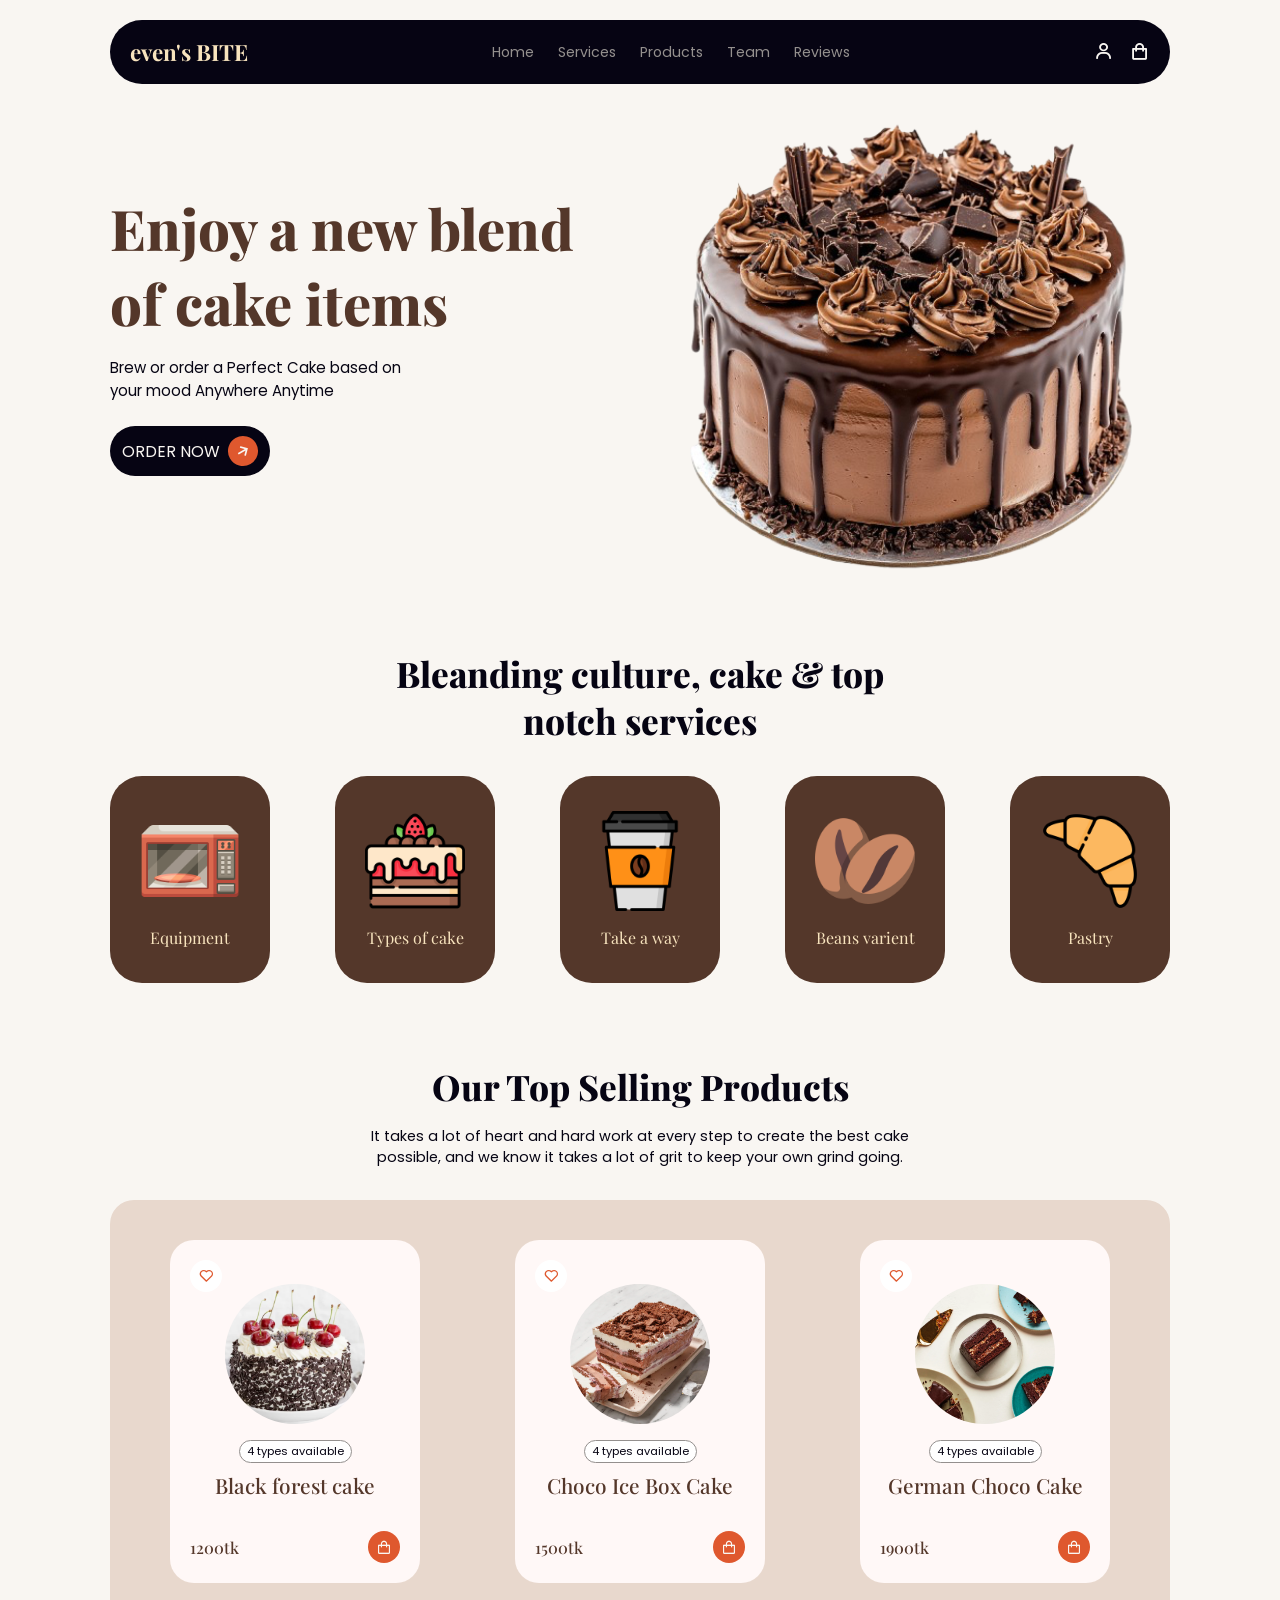
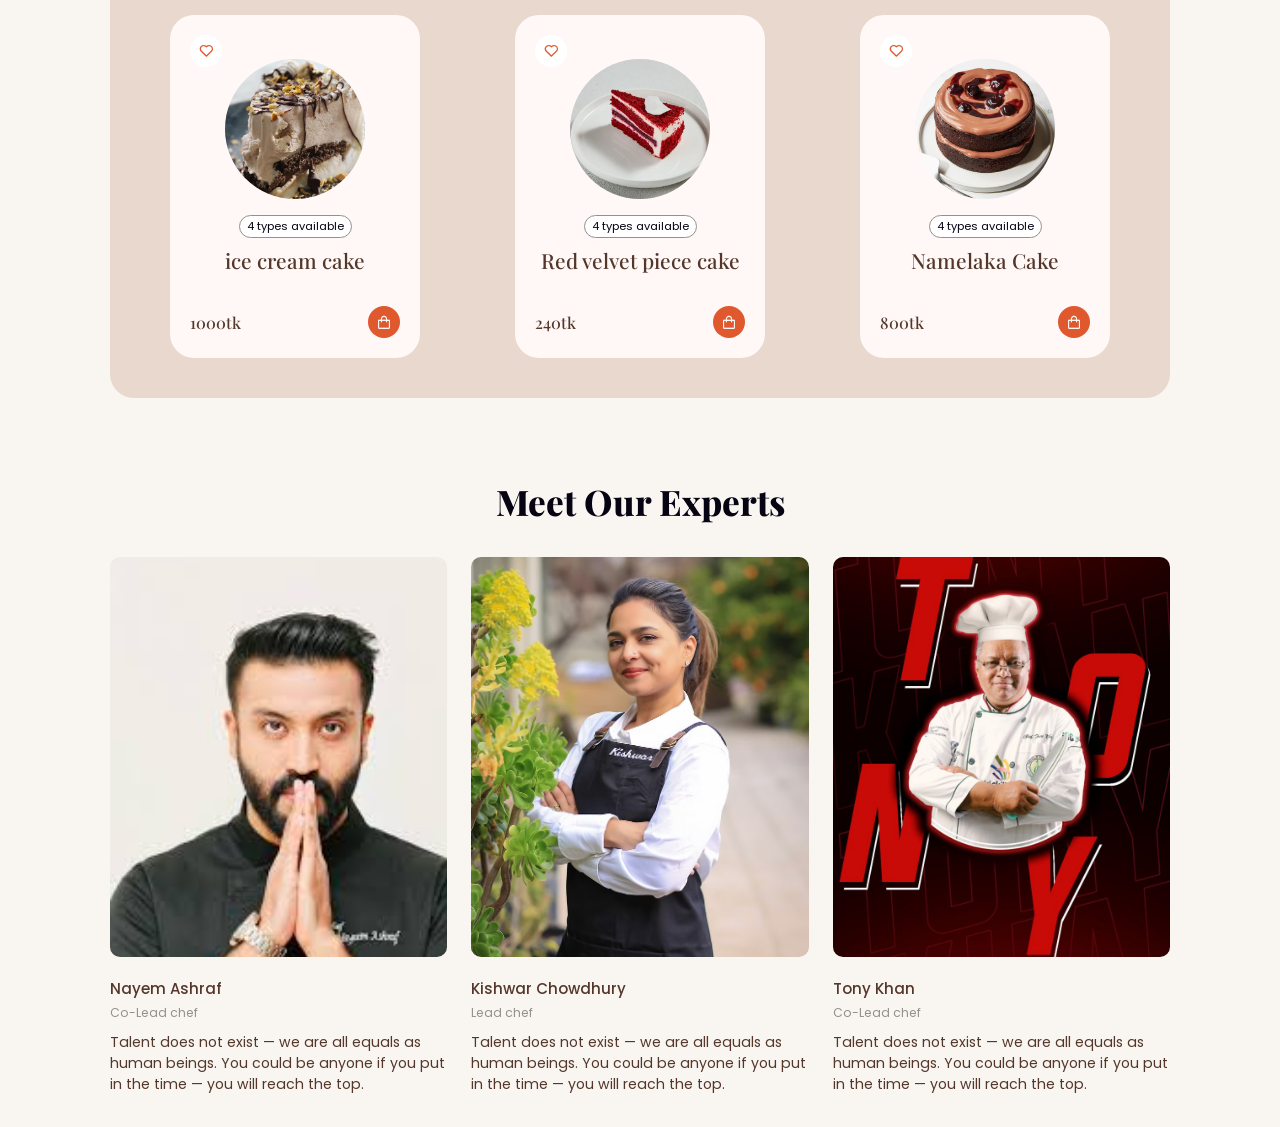
<file: even'sbite.html>
<!DOCTYPE html>
<html lang="en">
<head>
  <meta charset="UTF-8">
  <meta name="viewport" content="width=device-width, initial-scale=1.0">
  <title>even's BITE</title>
  <!-- link to css -->
   <link rel="stylesheet" href="style.css">
   <!-- box icons -->
    <link href='https://unpkg.com/boxicons@2.1.4/css/boxicons.min.css' rel='stylesheet'>
</head>
<body>
  <header>
    <!-- Nav -->
     <div class="nav container">
    <!-- logo -->
      <a href="#" class="logo">even's BITE</a>  
     
     <!-- navbar -->
      <div class="navbar">
        <a href="#home" class="nav-link">Home</a>
        <a href="#home" class="nav-link">Services</a>
        <a href="#home" class="nav-link">Products</a>
        <a href="#home" class="nav-link">Team</a>
        <a href="#home" class="nav-link">Reviews</a>
      </div>
      <!-- navbar-icon -->
       <div class="nav-icons">
        <a href="#"><i class="bx bx-user"></i></a>
        <a href="#"><i class="bx bx-shopping-bag"></i></a>
       </div>
      </div>
  </header>
  <!-- Home -->
  <section class="home container" id="home">
    <div class="home-text">
      <h1>Enjoy a new blend <br/>
        of cake items</h1>
        <p>
          Brew or order a Perfect Cake based on your mood Anywhere Anytime
        </p>
        <a href="#" class="btn">
          <span>Order Now</span>
          <i class='bx bx-up-arrow-alt'></i>
        </a>
    </div>

    <!-- home-img -->
     <img src="home/cake.png" alt="" class="home-img">
  </section>
  <!-- Services -->
   <section class="services container" id="services">
    <!-- heding -->
     <div class="heading">
      <h2>Bleanding culture, cake & top <br/> notch services</h2>
     </div>
     
      <div class="services-conter">
        <div class="ser-box">
          <img src="logos/microwave.png" alt="">
          <p>Equipment</p>
        </div>
        <div class="ser-box">
          <img src="logos/cake.png" alt="">
          <p>Types of cake</p>
        </div>
        <div class="ser-box">
          <img src="logos/coffee-cup (1).png" alt="">
          <p>Take a way</p>
        </div>
        <div class="ser-box">
          <img src="logos/coffee-beans (1).png" alt="">
          <p>Beans varient</p>
        </div>
        <div class="ser-box">
          <img src="logos/croissant.png" alt="">
          <p>Pastry</p>
        </div>
        
      </div>
   </section>

   <!-- Products -->
    <section class="products container" id="products">
      <!-- heading -->
       <div class="heading">
        <h2>Our Top Selling Products</h2>
        <p>
          It takes a lot of heart and hard work at every step to create the best cake possible, and we know it takes a lot of grit to keep your own grind going.
        </p>
       </div>

       <!-- product-contect -->
        <div class="product-content">
          <!-- box-1 -->
          <div class="product-box">
            <i class="bx bx-heart heart-icon" ></i>
            <img src="home/black-forest-cake.webp" alt="">
            <p>4 types available</p>
            <h2>Black forest cake</h2>
            <div class="product-info">
              <span>1200tk</span>
              <i class="bx bx-shopping-bag"></i>
            </div>
          </div>

          <!-- box-2 -->
          <div class="product-box">
            <i class="bx bx-heart heart-icon" ></i>
            <img src="home/ChocolateIceBoxCake.webp" alt="">
            <p>4 types available</p>
            <h2>Choco Ice Box Cake</h2>
            <div class="product-info">
              <span>1500tk</span>
              <i class="bx bx-shopping-bag"></i>
            </div>
          </div>

          <!-- box-3 -->
          <div class="product-box">
            <i class="bx bx-heart heart-icon" ></i>
            <img src="home/GermanChocolateCake.webp" alt="">
            <p>4 types available</p>
            <h2>German Choco Cake</h2>
            <div class="product-info">
              <span>1900tk</span>
              <i class="bx bx-shopping-bag"></i>
            </div>
          </div>
 
          <!-- box-4 -->
          <div class="product-box">
            <i class="bx bx-heart heart-icon" ></i>
            <img src="home/ice-cream-cake.webp" alt="">
            <p>4 types available</p>
            <h2>ice cream cake</h2>
            <div class="product-info">
              <span>1000tk</span>
              <i class="bx bx-shopping-bag"></i>
            </div>
          </div>

          <!-- box-5 -->
          <div class="product-box">
            <i class="bx bx-heart heart-icon" ></i>
            <img src="home/red-velvet-cake.webp" alt="">
            <p>4 types available</p>
            <h2>Red velvet piece cake</h2>
            <div class="product-info">
              <span>240tk</span>
              <i class="bx bx-shopping-bag"></i>
            </div>
          </div>
          
          <!-- box-6 -->
          <div class="product-box">
            <i class="bx bx-heart heart-icon" ></i>
            <img src="home/Namelaka.webp" alt="">
            <p>4 types available</p>
            <h2>Namelaka Cake</h2>
            <div class="product-info">
              <span>800tk</span>
              <i class="bx bx-shopping-bag"></i>
            </div>
          </div>
        </div>
    </section>

    <!-- team-section  -->
     <section class="team container" id="team">
      <!-- heading  -->
        <div class="heading">
          <h2>Meet Our Experts</h2>
        </div>

        <!-- team-content  -->
         <div class="team-content">
          <div class="team-box">
            <img src="home/nayem.jpeg" alt="">
            <h2>Nayem Ashraf</h2>
            <span>Co-Lead chef</span>
            <p>Talent does not exist — we are all equals as human beings. You could be anyone if you put in the time — you will reach the top.</p>
          </div>


          <div class="team-box">
            <img src="home/kishwar.avif" alt="">
            <h2>Kishwar Chowdhury</h2>
            <span>Lead chef</span>
            <p>Talent does not exist — we are all equals as human beings. You could be anyone if you put in the time — you will reach the top.</p>
          </div>


          <div class="team-box">
            <img src="home/tony.jpeg" alt="">
            <h2>Tony Khan</h2>
            <span>Co-Lead chef</span>
            <p>Talent does not exist — we are all equals as human beings. You could be anyone if you put in the time — you will reach the top.</p>
          </div>
         </div>
     </section>

  <!-- link to js  -->
  <script src="main.js"></script>
</body>
</html>
</file>
<file: style.css>
/* google fonts */
@import url('https://fonts.googleapis.com/css2?family=Poppins:wght@400;500;600;700;800&family=Playfair+Display:wght@400;500;600;700;800&display=swap');

*{
  margin: 0;
  padding: 0;
  box-sizing: border-box;
  scroll-behavior: smooth;
  scroll-padding-top: 3rem;
  font-family: var(--font-family-2);



}
/* roots */
:root{
  --main-color: #54372a;
  --second-color: #df582e;
  --text-color: #060413;
  --container-color: #f8e4be;
  --bg-color: #f9f6f2;
  --text-alter-color: #94908e;
  --poppins-font: "Poppins", sans-serif;
  --font-family-2: "Playfair Display", serif;
}

body{
  color: var(--text-color);
  background: var(--bg-color);
}

a{
  text-decoration: none;
}
img{
  width: 100%;
}
section{
  padding: 3rem 0 2rem;
}
.container{
  max-width: 1060px;
  margin: auto;
  width: 100%;
}
header{
  position: fixed;
  top:20px;
  left: 0px;
  width: 100%;
  z-index: 100;
}
.nav{
  display: flex;
  justify-content: space-between;
  align-items: center;
  background: var(--text-color);
  padding: 17px 20px;
  border-radius: 2rem;
}
.logo{
  font-size: 1.4rem;
  font-weight: 700;
  color: var(--container-color);
}
.navbar{
  display: flex;
  align-items: center;
  column-gap: 1.5rem;
}
.nav-link{
  font-size: 0.88rem;
  color: var(--text-alter-color);
  font-family: var(--poppins-font);
  transition: 0.4s all cubic-bezier(0.075, 0.82, 0.165, 1);
}
.nav-link:hover{
  color: var(--bg-color);
  transition: 0.4s all cubic-bezier(0.075, 0.82, 0.165, 1);
}
.nav-icons{
  display: flex;
  align-items: center;
  column-gap: 1rem;
}
.nav-icons .bx{
  color: var(--bg-color);
  font-size: 20px;
}
.home{
  min-height: 650px;
  display: grid;
  grid-template-columns: repeat(2, 1fr);
  align-items: center;
  gap: 1.5rem;
}
.home-text h1{
  font-size: 3.5rem;
  font-weight: 800;
  color: var(--main-color);
}

.home-text p{
  max-width: 300px;
  font-size: 0.94rem;
  font-family: var(--poppins-font);
  margin: 1rem 0 1.5rem;
}
.btn{
  max-width: 160px;
  padding: 10px;
  display: flex;
  align-items: center;
  justify-content: center;
  column-gap: 0.5rem;
  border-radius: 2rem;
  background: var(--text-color);

}
.btn span{
  font-family: var(--poppins-font);
  color: var(--bg-color);
  text-transform: uppercase;
}
.btn .bx{
  font-size: 20px;
  background: var(--second-color);
  color: var(--bg-color);
  padding: 5px;
  border-radius: 50%;
  transform: rotate(60deg);
}
.home-img{
  max-width: 560px;
  width: 100%;
}
.heading{
  display: flex;
  flex-direction: column;
  align-items: center;
  text-align: center;
  margin-bottom: 2rem;

}

.heading h2{
  font-size: 2.2rem;
  font-weight: 800;
}

.services{
  padding-top: 0;
}

.services-conter{
  display: grid;
  grid-template-columns: repeat(auto-fit, minmax(auto, 160px));
  justify-content: space-between;
  gap: 1rem;

}

.ser-box{
  background: var(--main-color);
  display: flex;
  flex-direction: column;
  align-items: center;
  row-gap: 1rem;
  padding: 35px 20px;
  border-radius: 2rem;
}
.ser-box img{
  width: 100px;
  height: 100px;
  object-fit: contain;

}

.ser-box p{
  color: var(--container-color);
}

.heading p{
  max-width: 550px;
  width: 100%;
  font-size: 0.9rem;
  font-family: var(--poppins-font);
  margin-top: 1rem;
}
.product-content{
  display: grid;
  grid-template-columns: repeat(3,250px);
  justify-content: space-between;
  gap: 2rem;
  background: #e8d8cd;
  border-radius: 1.5rem;
  padding: 40px 60px;
}
.product-box{
  background-color: #fff8f7;
  padding: 20px;
  border-radius: 1.5rem;
  display: flex;
  flex-direction: column;
  align-items: center;
  position: relative;
}

.product-box .heart-icon{
  position: absolute;
  top:20px;
  left: 20px;
  padding: 8px;
  background: #fff;
  color: var(--second-color);
  border-radius: 50%;
}
.product-box img{
  margin-top: 1.5rem;
  width: 140px;
  height: 140px;
  border-radius: 50%;
  object-fit: cover;
}
.product-box p{
  font-size: 0.7rem;
  font-family: var(--poppins-font);
  padding: 2px 7px;
  border: 1px solid var(--text-alter-color);
  border-radius: 1rem;
  background: #fff;
  margin: 1rem 0 0.5rem;
}

.product-box p:hover{

  background-color: rgb(235, 172, 131);
  transition: 0.4s all cubic-bezier(0.075, 0.82, 0.165, 1);
}

.product-box h2 {
  color: var(--main-color);
  font-size: 1.3rem;
  font-weight: 500;
}

.product-info{
  display: flex;
  align-items: center;
  justify-content: space-between;
  margin-top: 2rem;
  width: 100%;
}

.product-info span{
  color: var(--main-color);
  font-weight: 500;
  
}

.product-info .bx{
  padding: 8px;
  background: var(--second-color);
  color: var(--bg-color);
  border-radius: 50%;
  cursor: pointer;
}

.product-info .bx:hover{
  background: var(--main-color);
  transition: 0.4s all cubic-bezier(0.075, 0.82, 0.165, 1);
}

.team-content{
  display: grid;
  grid-template-columns: repeat(auto-fit, minmax(240px, auto));
  gap: 1.5rem;
}
.team-box img{
  width: 100%;
  height: 400px;
  object-fit: cover;
  border-radius: 10px;
}

.team-box h2{
  font-size: 0.94rem;
  font-weight: 500;
  color: var(--main-color);
  font-family: var(--poppins-font);
  margin-top: 1rem;
}

.team-box span{
  font-size: 0.77rem;
  color: var(--text-alter-color);
  font-family: var(--poppins-font);
}

.team-box p{
  font-size: 0.88rem;
  font-family: var(--poppins-font);
  color: var(--main-color);
  margin-top: 10px;
}

.review{
  max-width: 550px;
  margin: auto;
  width: 100%;
}

.review-box{
  display: flex;
  flex-direction: column;
  align-items: center;
  text-align: center;
  margin-bottom: 3.5rem !important;
}

.review-box img{
  width: 100px;
  height: 100px;
  border-radius: 50%;
  border: 7px solid #fff8f7;
  object-fit: cover;
  object-position: center;
  box-shadow: 0 4px 16px hsla(355,25%,15%,0.1);
}

.review-box h2{
  font-size: 1rem;
  color: var(--main-color);
  font-family: var(--poppins-font);
  font-weight: 500;
  margin: 1rem 0;
}
.review-box span{
  font-size:  1.4rem;
  font-weight: 700;
  color: var(--main-color);
}
.review-box p{
  font-size: 0.9rem;
  font-family: var(--poppins-font);
  columns: var(--text-alter-color);
  margin-top: 1rem;
}

.swiper-pagination-bullet{
  width: 8px !important;
  height: 8px !important;
  border-radius: 0.2rem !important;
  background: var(--main-color) !important;
  opacity: 1 !important;
}

.swiper-pagination-bullet-active{
  width: 1.5rem !important;
  background-color: var(--second-color) !important;
}

.book{
  display: flex;
  flex-direction: column;
  align-items: center;
  color: var(--bg-color);
  padding: 40px 20px;
  position: relative;
}

.book-image{
  position: absolute;
  width: 100%;
  height: 100%;
  object-fit: cover;
  border-radius: 1rem;
  z-index: -1;
}

.book-overlay{
  content: "";
  position: absolute;
  width: 100%;
  height: 100%;
  background: rgba(0, 0, 0, 0.6);
  border-radius: 1rem;
  z-index: -1;
}

.book-data{
  margin-top: 4rem;
}

.book-data h2{
  font-size: 2rem;
  font-weight: 700;
  text-align: center;
}

.book-data form{
  display: flex;
  align-items: center;
  gap: 10px;
  background: var(--bg-color);
  border-radius: 2rem;
  padding: 2px 10px;
  margin: 1rem 0;
}

.input-book{
  display: flex;
  align-items: center;
  column-gap: 5px;
}

.input-book .bx{
  color: var(--text-color);
}

.input-book input{
  width: 100%;
  border: none;
  outline: none;
  padding: 15px 0;
  background: transparent;
}

.book-btn{
  text-align: center;
  font-family: var(--poppins-font);
  font-size: 0.8rem;
  padding: 10px 14px;
  background: var(--main-color);
  color: var(--bg-color);
  border-radius: 2.5rem;
}


.book-btn:hover{
  background: var(--second-color);
  transition: 0.4s all cubic-bezier(0.075, 0.82, 0.165, 1);
}
.book-data p{
  font-size: 0.8rem;
  font-weight: 500;
  text-align: center;
}

.footer{
  display: grid;
  grid-template-columns: repeat(4,auto);
  justify-content: space-between;
  gap: 1rem;
  margin-top: 3rem !important;
}

.footer .logo{
  color: var(--main-color);
  
}

.social{
  display: flex;
  align-items: center;
  margin-top: 1rem;
}

.social a{
  font-size: 24px;
  color: var(--main-color);
  margin-right: 1rem;
}

.social a:hover{
  color: var(--second-color);
}
.footer-box{
  display: flex;
  flex-direction: column;
}

.footer-box h3{
  font-size: 1.1rem;
  font-weight: 400;
  margin-bottom: 1rem;
}

.footer-box a{
  color: var(--main-color);
  margin-bottom: 10px;
}

.copyright{
  padding: 30px;
  color: var(--main-color);
  text-align: center;
}
</file>
